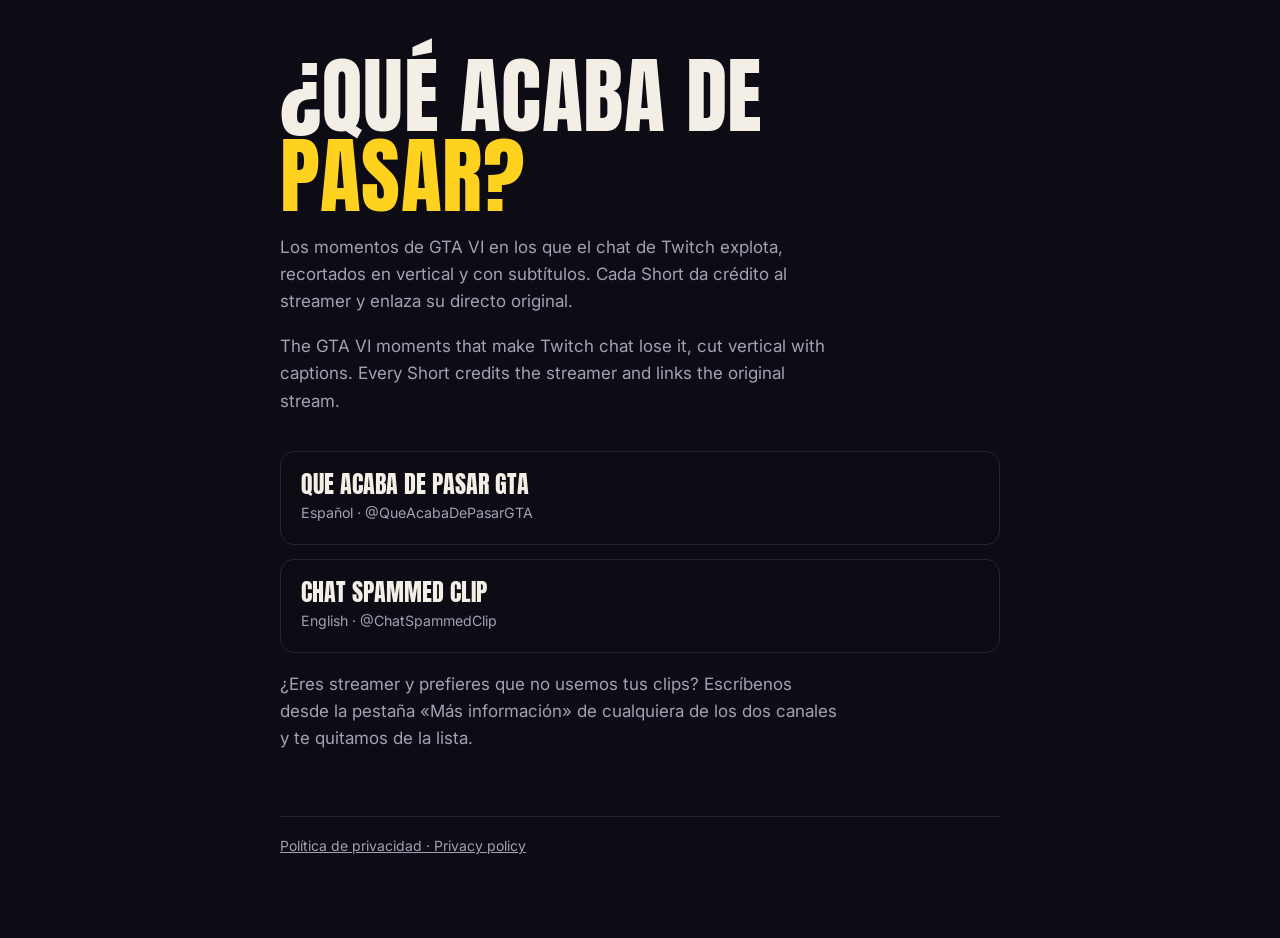
<file: index.html>
<!doctype html>
<html lang="es">
<head>
<meta charset="utf-8">
<meta name="viewport" content="width=device-width,initial-scale=1">
<title>Que Acaba De Pasar GTA · Chat Spammed Clip</title>
<meta name="description" content="Los momentos de GTA VI en los que el chat de Twitch explota, en formato Short. Siempre con crédito y enlace al directo original.">
<meta property="og:type" content="website">
<meta property="og:title" content="Que Acaba De Pasar GTA · Chat Spammed Clip">
<meta property="og:description" content="Los momentos de GTA VI en los que el chat de Twitch explota, en formato Short.">
<meta property="og:url" content="https://das-ale.github.io/clips-gta-web/">
<meta name="twitter:card" content="summary">
<link rel="preconnect" href="https://fonts.googleapis.com"><link rel="preconnect" href="https://fonts.gstatic.com" crossorigin>
<link href="https://fonts.googleapis.com/css2?family=Anton&family=Inter:wght@400;600&display=swap" rel="stylesheet">
<link rel="stylesheet" href="estilo.css">
</head>
<body>
<main>
<h1>¿Qué acaba de <span>pasar?</span></h1>
<p class="sub">Los momentos de GTA VI en los que el chat de Twitch explota, recortados en vertical y con subtítulos. Cada Short da crédito al streamer y enlaza su directo original.</p>
<p class="sub" lang="en">The GTA VI moments that make Twitch chat lose it, cut vertical with captions. Every Short credits the streamer and links the original stream.</p>
<div class="canales">
  <a class="canal" href="https://www.youtube.com/@QueAcabaDePasarGTA"><b>Que Acaba De Pasar GTA</b><small>Español · @QueAcabaDePasarGTA</small></a>
  <a class="canal" href="https://www.youtube.com/@ChatSpammedClip"><b>Chat Spammed Clip</b><small>English · @ChatSpammedClip</small></a>
</div>
<p class="sub">¿Eres streamer y prefieres que no usemos tus clips? Escríbenos desde la pestaña «Más información» de cualquiera de los dos canales y te quitamos de la lista.</p>
<footer><a href="privacidad.html">Política de privacidad · Privacy policy</a></footer>
</main>
</body>
</html>
</file>
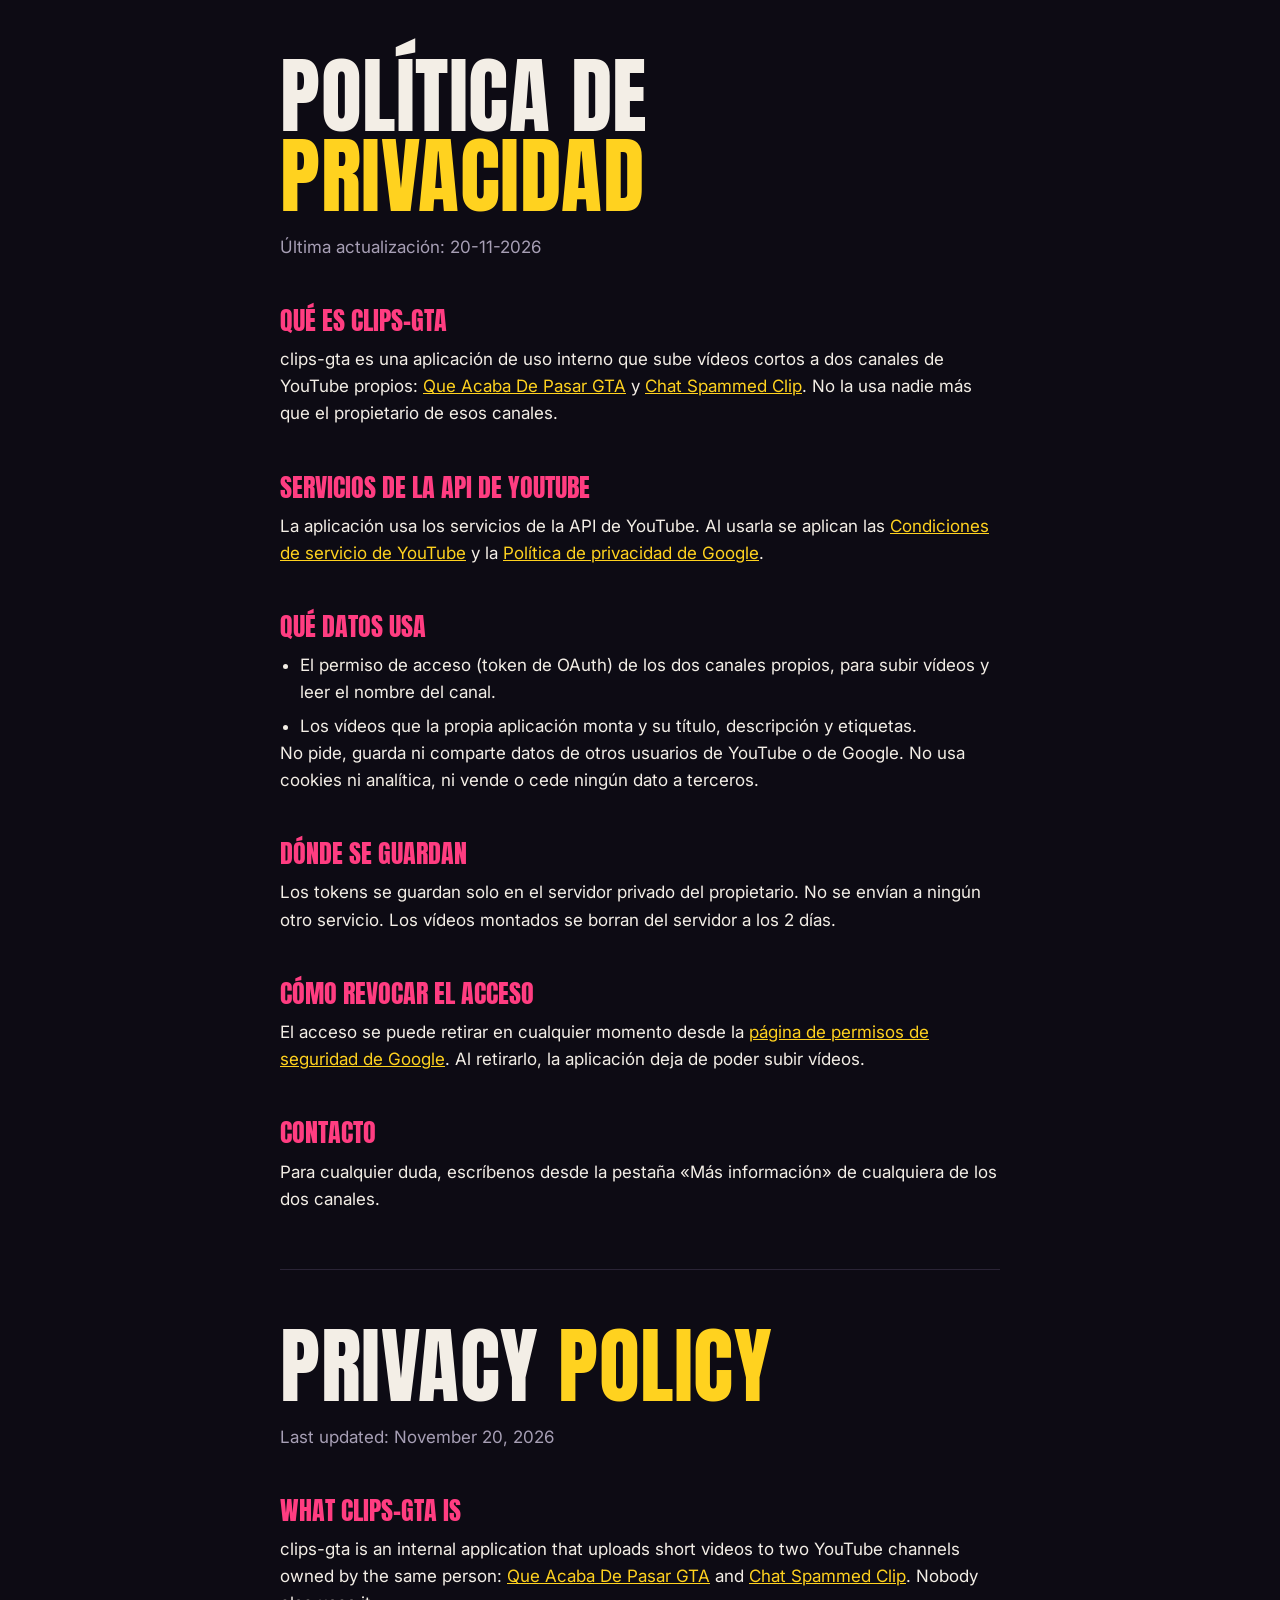
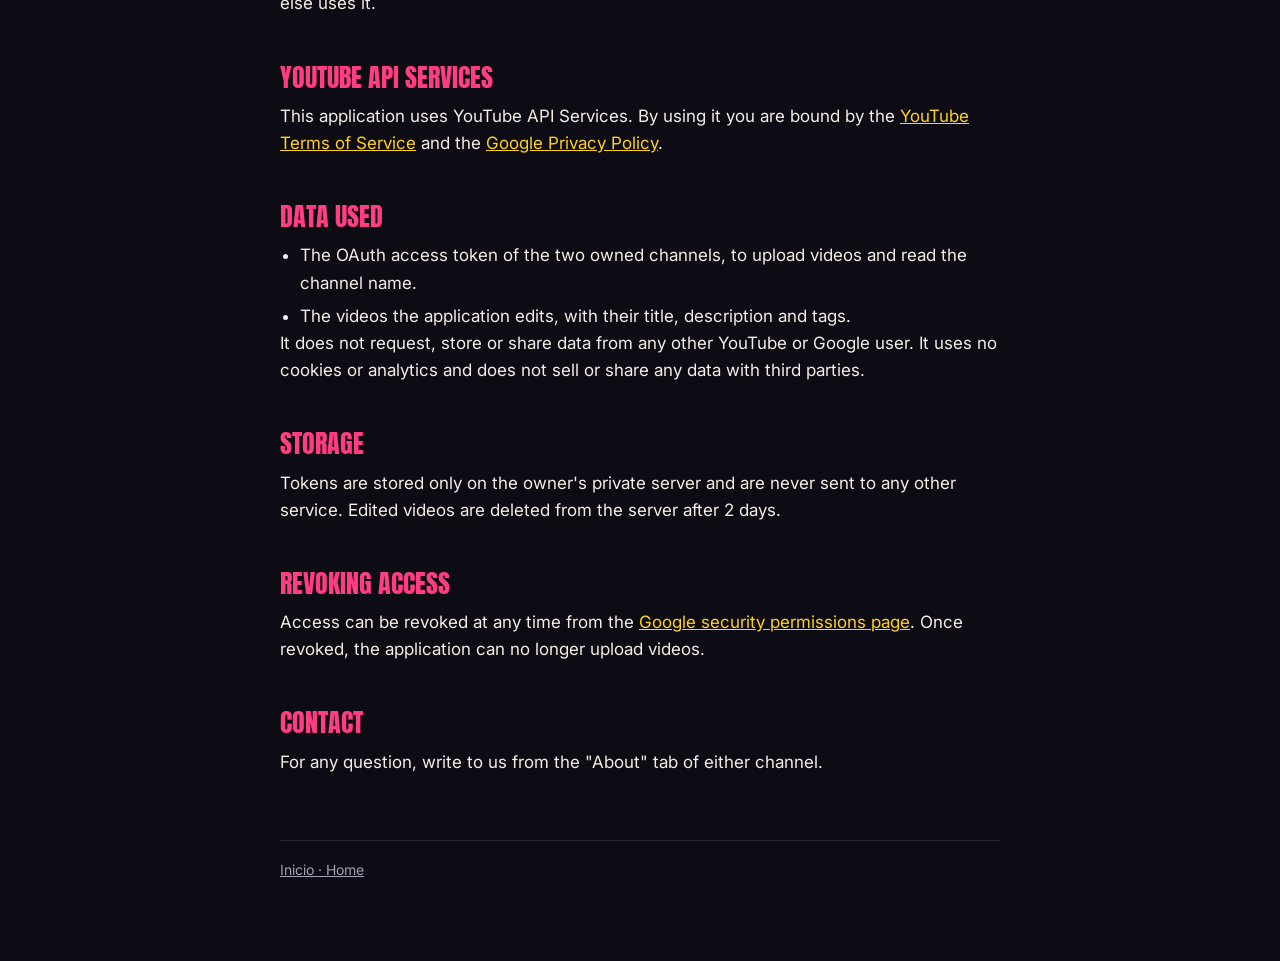
<file: privacidad.html>
<!doctype html>
<html lang="es">
<head>
<meta charset="utf-8">
<meta name="viewport" content="width=device-width,initial-scale=1">
<title>Política de privacidad · clips-gta</title>
<meta name="description" content="Política de privacidad de la aplicación clips-gta, que sube Shorts a los canales Que Acaba De Pasar GTA y Chat Spammed Clip mediante los servicios de la API de YouTube.">
<meta property="og:type" content="website">
<meta property="og:title" content="Política de privacidad · clips-gta">
<meta property="og:description" content="Qué datos usa la aplicación clips-gta y cómo revocar su acceso.">
<meta property="og:url" content="https://das-ale.github.io/clips-gta-web/privacidad.html">
<meta name="twitter:card" content="summary">
<link rel="preconnect" href="https://fonts.googleapis.com"><link rel="preconnect" href="https://fonts.gstatic.com" crossorigin>
<link href="https://fonts.googleapis.com/css2?family=Anton&family=Inter:wght@400;600&display=swap" rel="stylesheet">
<link rel="stylesheet" href="estilo.css">
</head>
<body>
<main>
<h1>Política de <span>privacidad</span></h1>
<p class="sub">Última actualización: 20-11-2026</p>

<h2>Qué es clips-gta</h2>
<p>clips-gta es una aplicación de uso interno que sube vídeos cortos a dos canales de YouTube propios: <a href="https://www.youtube.com/@QueAcabaDePasarGTA">Que Acaba De Pasar GTA</a> y <a href="https://www.youtube.com/@ChatSpammedClip">Chat Spammed Clip</a>. No la usa nadie más que el propietario de esos canales.</p>

<h2>Servicios de la API de YouTube</h2>
<p>La aplicación usa los servicios de la API de YouTube. Al usarla se aplican las <a href="https://www.youtube.com/t/terms">Condiciones de servicio de YouTube</a> y la <a href="https://policies.google.com/privacy">Política de privacidad de Google</a>.</p>

<h2>Qué datos usa</h2>
<ul>
<li>El permiso de acceso (token de OAuth) de los dos canales propios, para subir vídeos y leer el nombre del canal.</li>
<li>Los vídeos que la propia aplicación monta y su título, descripción y etiquetas.</li>
</ul>
<p>No pide, guarda ni comparte datos de otros usuarios de YouTube o de Google. No usa cookies ni analítica, ni vende o cede ningún dato a terceros.</p>

<h2>Dónde se guardan</h2>
<p>Los tokens se guardan solo en el servidor privado del propietario. No se envían a ningún otro servicio. Los vídeos montados se borran del servidor a los 2 días.</p>

<h2>Cómo revocar el acceso</h2>
<p>El acceso se puede retirar en cualquier momento desde la <a href="https://security.google.com/settings/security/permissions">página de permisos de seguridad de Google</a>. Al retirarlo, la aplicación deja de poder subir vídeos.</p>

<h2>Contacto</h2>
<p>Para cualquier duda, escríbenos desde la pestaña «Más información» de cualquiera de los dos canales.</p>

<hr>
<div lang="en">
<h1>Privacy <span>policy</span></h1>
<p class="sub">Last updated: November 20, 2026</p>
<h2>What clips-gta is</h2>
<p>clips-gta is an internal application that uploads short videos to two YouTube channels owned by the same person: <a href="https://www.youtube.com/@QueAcabaDePasarGTA">Que Acaba De Pasar GTA</a> and <a href="https://www.youtube.com/@ChatSpammedClip">Chat Spammed Clip</a>. Nobody else uses it.</p>
<h2>YouTube API Services</h2>
<p>This application uses YouTube API Services. By using it you are bound by the <a href="https://www.youtube.com/t/terms">YouTube Terms of Service</a> and the <a href="https://policies.google.com/privacy">Google Privacy Policy</a>.</p>
<h2>Data used</h2>
<ul>
<li>The OAuth access token of the two owned channels, to upload videos and read the channel name.</li>
<li>The videos the application edits, with their title, description and tags.</li>
</ul>
<p>It does not request, store or share data from any other YouTube or Google user. It uses no cookies or analytics and does not sell or share any data with third parties.</p>
<h2>Storage</h2>
<p>Tokens are stored only on the owner's private server and are never sent to any other service. Edited videos are deleted from the server after 2 days.</p>
<h2>Revoking access</h2>
<p>Access can be revoked at any time from the <a href="https://security.google.com/settings/security/permissions">Google security permissions page</a>. Once revoked, the application can no longer upload videos.</p>
<h2>Contact</h2>
<p>For any question, write to us from the "About" tab of either channel.</p>
</div>
<footer><a href="./">Inicio · Home</a></footer>
</main>
</body>
</html>
</file>
<file: estilo.css>
:root{--fondo:#0d0b14;--texto:#f3eee6;--suave:#a79fb5;--rosa:#ff3d81;--amarillo:#ffd21f;--linea:#2a2436}
*{box-sizing:border-box;margin:0}
body{background:var(--fondo);color:var(--texto);font:17px/1.6 "Inter",system-ui,sans-serif;padding:56px 16px 80px}
main{max-width:720px;margin:0 auto}
h1{font:400 clamp(44px,9vw,84px)/.95 "Anton",Impact,sans-serif;text-transform:uppercase;letter-spacing:.5px}
h1 span{color:var(--amarillo)}
h2{font:400 26px/1.2 "Anton",Impact,sans-serif;text-transform:uppercase;margin:44px 0 10px;color:var(--rosa)}
p,li{color:var(--texto)}
p+p{margin-top:12px}
ul{padding-left:20px;margin-top:8px}
li+li{margin-top:6px}
a{color:var(--amarillo)}
.sub{color:var(--suave);margin-top:18px;max-width:560px}
.canales{display:grid;gap:14px;margin-top:36px}
.canal{display:block;border:1px solid var(--linea);border-radius:14px;padding:18px 20px;text-decoration:none;color:var(--texto)}
.canal b{font:400 24px/1.2 "Anton",Impact,sans-serif;text-transform:uppercase;display:block}
.canal small{color:var(--suave)}
.canal:hover{border-color:var(--rosa)}
footer{margin-top:64px;padding-top:18px;border-top:1px solid var(--linea);color:var(--suave);font-size:14px}
footer a{color:var(--suave)}
hr{border:0;border-top:1px solid var(--linea);margin:56px 0}
</file>
